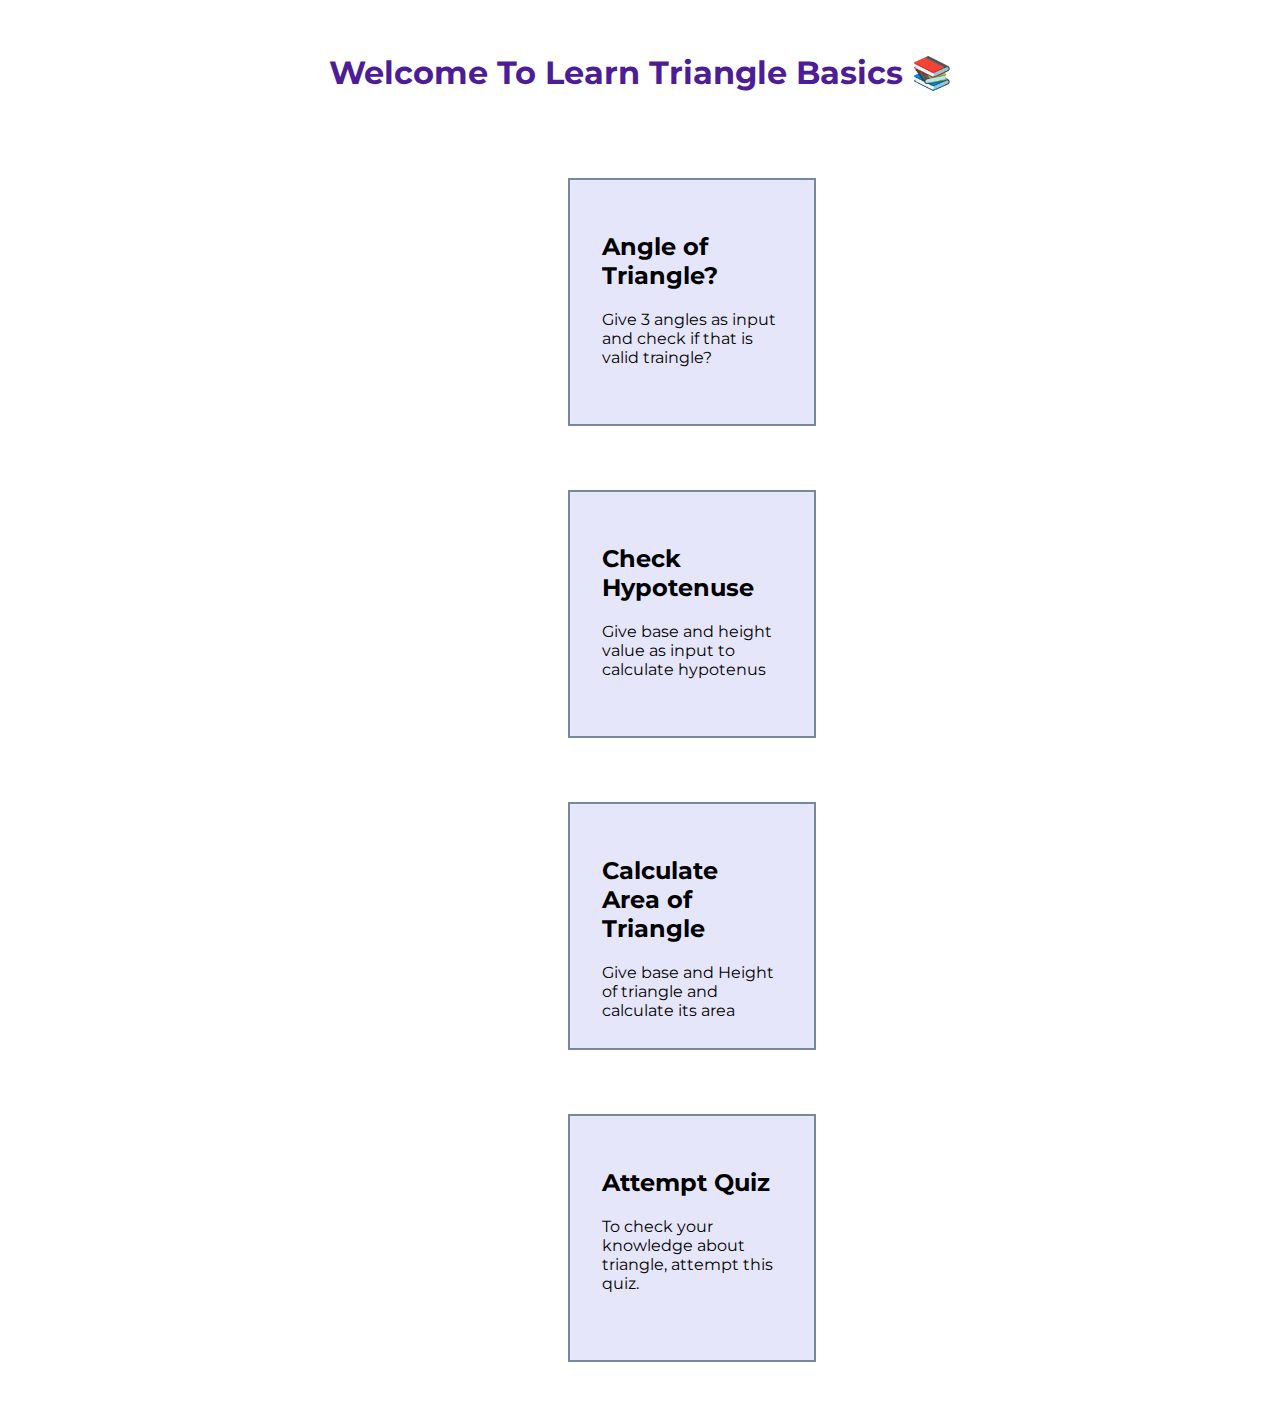
<file: index.html>
<!DOCTYPE html>
<html lang="en">

<head>
    <meta charset="UTF-8">
    <meta http-equiv="X-UA-Compatible" content="IE=edge">
    <meta name="viewport" content="width=device-width, initial-scale=1.0">
    <link href="styles.css" rel="stylesheet">
    <title>Learn Triangle Basics</title>
</head>

<body>
    <h1 class="title">Welcome to Learn Triangle Basics 📚</h1>
    <main class="grid">
            <a href="pages/traingle.html" class="links">
                <div class="action">
                    <h2 class="topic">Angle of Triangle?</h2>
                    <p class="info">Give 3 angles as input and check if that is valid traingle?</p>
                </div>
            </a>
            <a href="pages/calculateHypotenuse.html" class="links">
                <div class="action">
                    <h2 class="topic">Check Hypotenuse</h2>
                    <p class="info">Give base and height value as input to calculate hypotenus</p>
                </div>
            </a>
            <a href="pages/area.html" class="links">
                <div class="action">
                    <h2 class="topic">Calculate Area of Triangle</h2>
                    <p class="info">Give base and Height of triangle and calculate its area</p>
                </div>
            </a>
            <a href="pages/quiz.html" class="links">
                <div class="action">
                    <h2 class="topic">Attempt Quiz</h2>
                    <p class="info">To check your knowledge about triangle, attempt this quiz.</p>
                </div>
            </a>
    </main>
</body>

</html>
</file>
<file: styles.css>
@import url('https://fonts.googleapis.com/css2?family=Montserrat:wght@500;700&display=swap');
:root{
    --primary-color:#4C1D95;
    --secondary-color: #8B5CF6;
}

body{
    font-family: 'Montserrat', sans-serif;
}

.title{
    text-align: center;
    text-transform: capitalize;
    padding: 2rem;
    color: var(--primary-color);
}

.links{
    text-decoration: none;
    color: black;

    
}

.action{
    padding: 2rem;
    width: 180px;
    height: 180px;
    background-color: lavender;
    margin: 2rem 35rem;
    border: 2px solid lightslategray;    
}

.grid{
    display: grid;
}


a div:hover{
    border: 6px solid var(--primary-color);
    background-color: var(--secondary-color);

}
</file>
